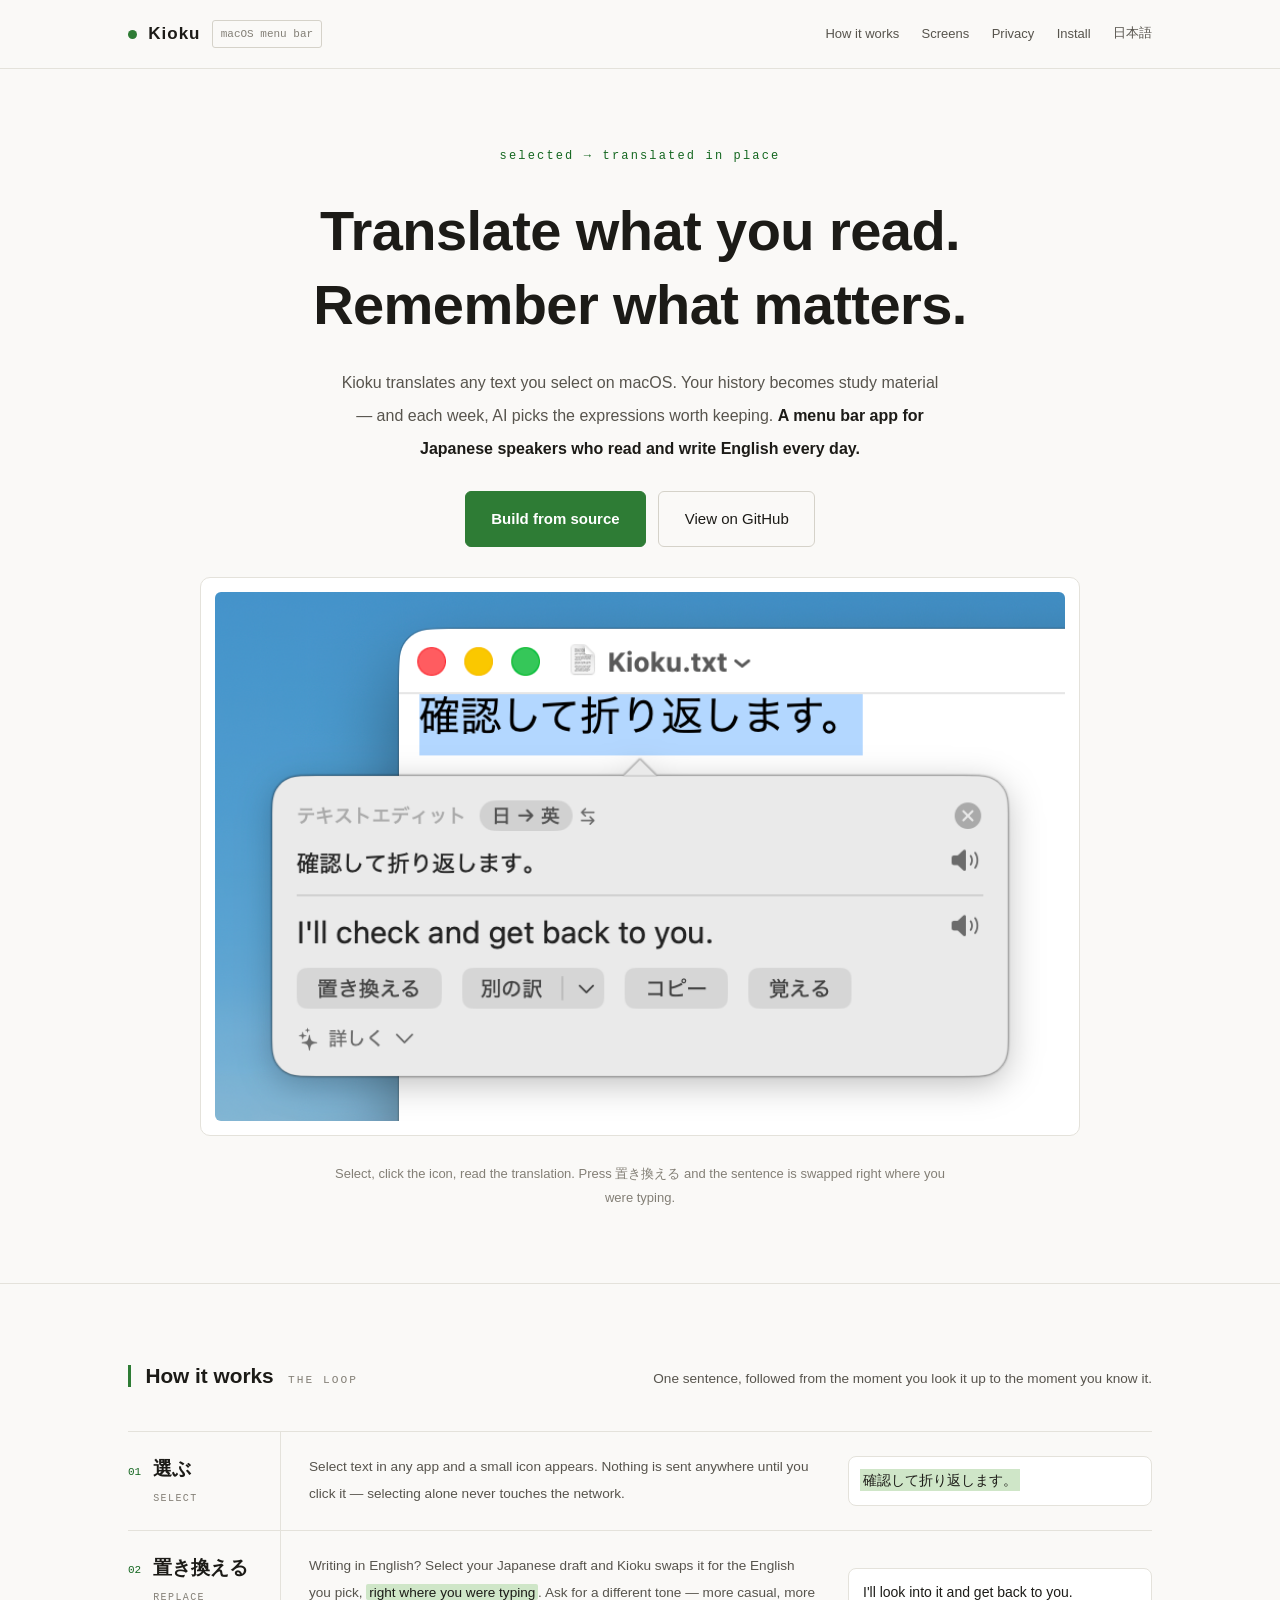
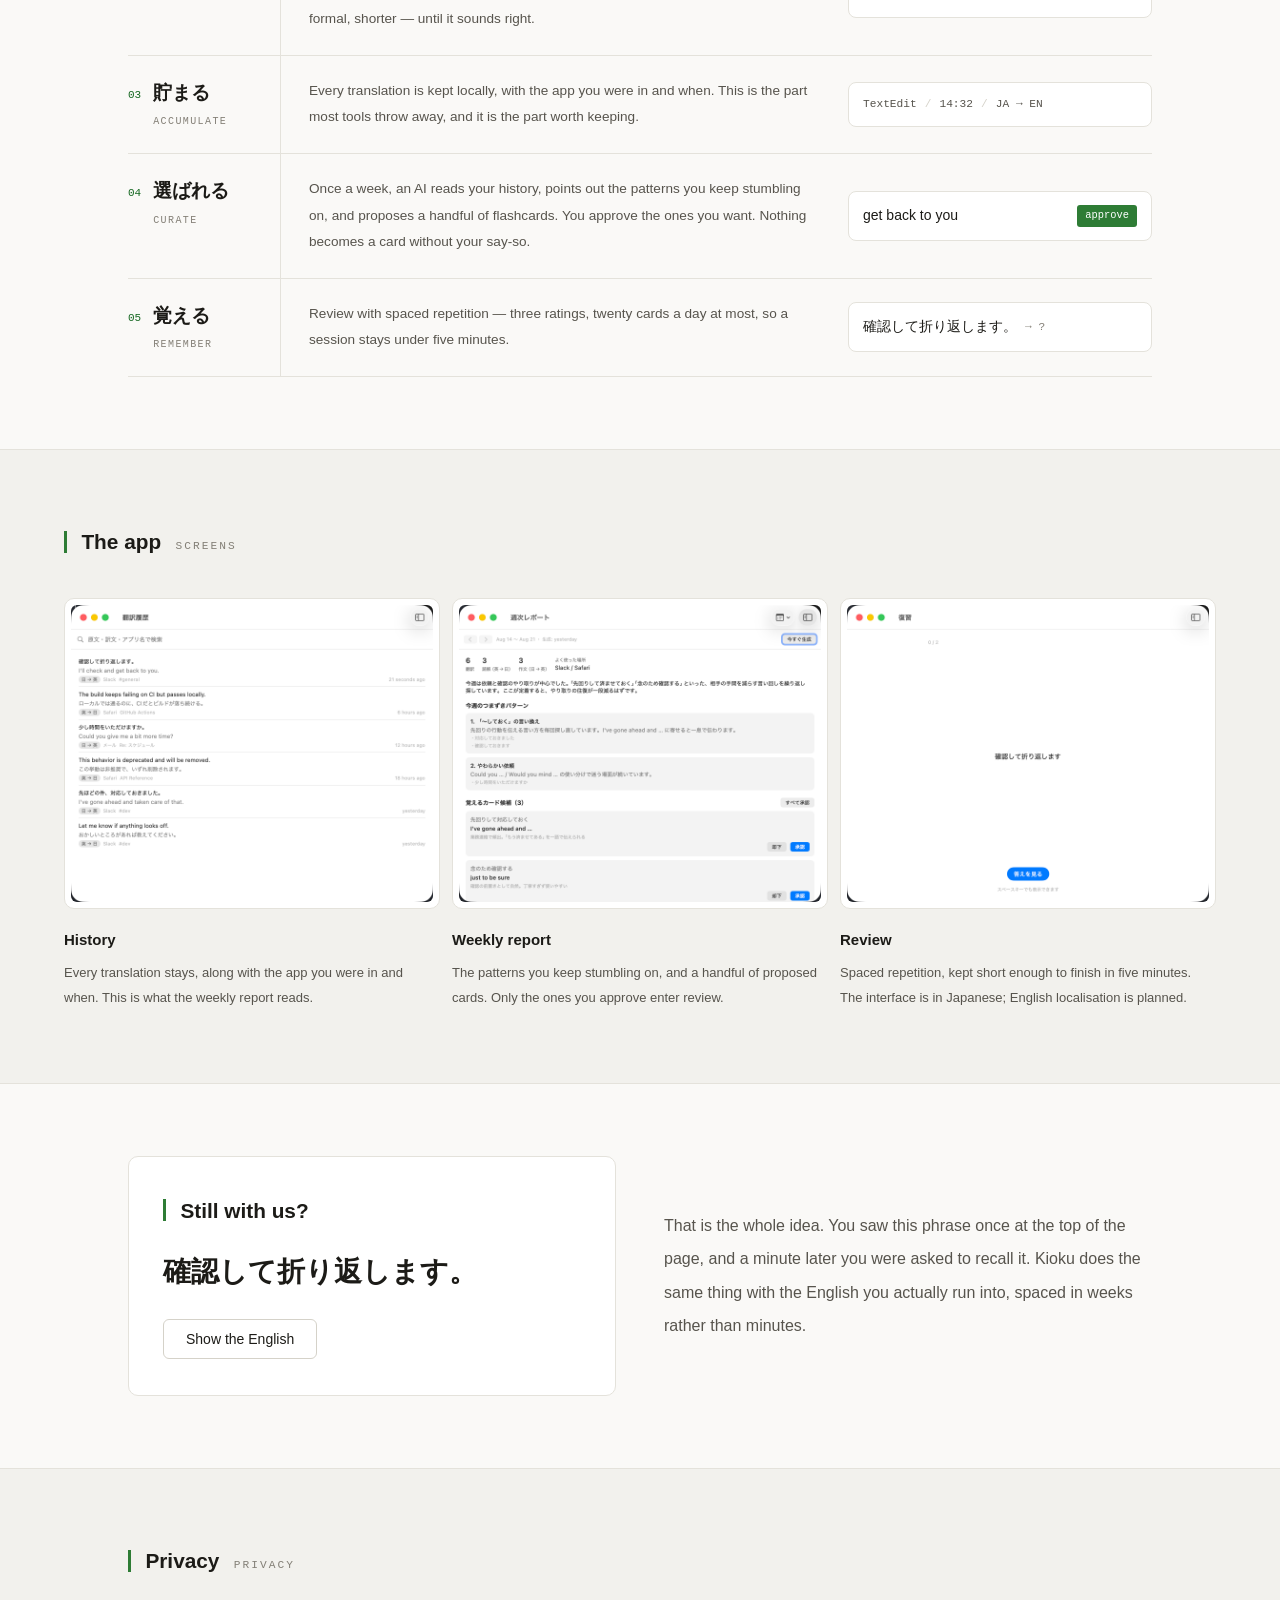
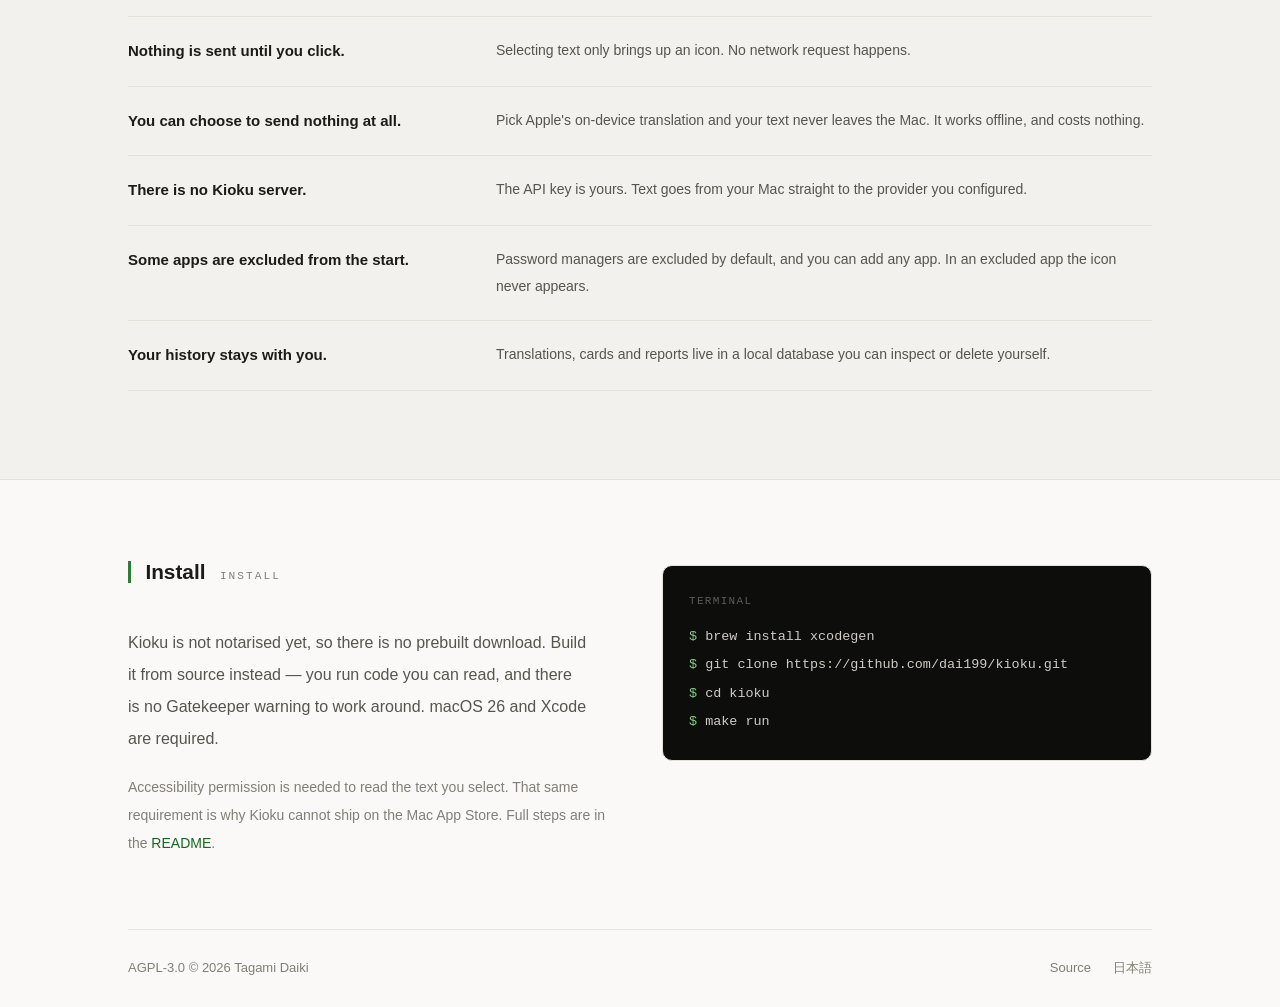
<file: sites/index.html>
<!doctype html>
<html lang="en">
<head>
<meta charset="utf-8">
<meta name="viewport" content="width=device-width, initial-scale=1">
<title>Kioku — Translate what you read. Remember what matters.</title>
<meta name="description" content="Translate any text you select on macOS. Your history becomes study material — and each week, AI picks the expressions worth keeping.">
<link rel="alternate" hreflang="en" href="https://kioku.tagamidaiki.com/">
<link rel="alternate" hreflang="ja" href="https://kioku.tagamidaiki.com/ja/">
<link rel="alternate" hreflang="x-default" href="https://kioku.tagamidaiki.com/">
<link rel="canonical" href="https://kioku.tagamidaiki.com/">

<link rel="icon" href="/favicon.ico" sizes="32x32">
<link rel="apple-touch-icon" href="/apple-touch-icon.png">
<link rel="manifest" href="/site.webmanifest">
<meta name="theme-color" content="#faf9f7" media="(prefers-color-scheme: light)">
<meta name="theme-color" content="#131311" media="(prefers-color-scheme: dark)">

<meta property="og:type" content="website">
<meta property="og:site_name" content="Kioku">
<meta property="og:url" content="https://kioku.tagamidaiki.com/">
<meta property="og:title" content="Kioku — Translate what you read. Remember what matters.">
<meta property="og:description" content="Translate any text you select on macOS. Your history becomes study material — and each week, AI picks the expressions worth keeping.">
<meta property="og:locale" content="en_US">
<meta property="og:locale:alternate" content="ja_JP">
<meta property="og:image" content="https://kioku.tagamidaiki.com/og.png">
<meta property="og:image:width" content="1200">
<meta property="og:image:height" content="630">
<meta property="og:image:alt" content="Kioku — the app icon, its name, and the line: translate what you read, remember what matters.">
<meta name="twitter:card" content="summary_large_image">

<link rel="stylesheet" href="./style.css">
</head>
<body>

<header class="topbar">
  <div class="wrap top">
    <div class="brand">
      <span class="brand-name">Kioku</span>
      <span class="chip">macOS menu bar</span>
    </div>
    <nav class="top-links">
      <a href="#loop">How it works</a>
      <a href="#screens">Screens</a>
      <a href="#privacy">Privacy</a>
      <a href="#install">Install</a>
      <a class="lang" href="./ja/">日本語</a>
    </nav>
  </div>
</header>

<main>
  <section class="wrap hero">
    <p class="eyebrow">selected → translated in place</p>
    <h1 class="hero-title">Translate what you read.<br>Remember what matters.</h1>
    <p class="lede">
      Kioku translates any text you select on macOS. Your history becomes study
      material — and each week, AI picks the expressions worth keeping.
      <strong>A menu bar app for Japanese speakers who read and write English every day.</strong>
    </p>
    <div class="actions">
      <a class="btn btn-primary" href="#install">Build from source</a>
      <a class="btn" href="https://github.com/dai199/kioku">View on GitHub</a>
    </div>
    <div class="frame">
      <img src="./images/popup-light.png" width="832" height="518"
           alt="A popup under a Japanese sentence selected in TextEdit, showing the English translation and a replace button">
    </div>
    <p class="shot-caption">
      Select, click the icon, read the translation. Press 置き換える and the
      sentence is swapped right where you were typing.
    </p>
  </section>

  <section class="section" id="loop">
    <div class="wrap">
      <div class="section-head">
        <h2 class="section-title">How it works</h2>
        <span class="label">The loop</span>
        <p class="section-note">One sentence, followed from the moment you look it up to the moment you know it.</p>
      </div>

      <div class="steps">
        <div class="step">
          <div class="step-name">
            <span class="step-no">01</span>
            <span><span class="step-word">選ぶ</span><span class="step-gloss">Select</span></span>
          </div>
          <p class="step-body">
            Select text in any app and a small icon appears. Nothing is sent anywhere
            until you click it — selecting alone never touches the network.
          </p>
          <div class="step-trace">
            <div class="trace"><mark>確認して折り返します。</mark></div>
          </div>
        </div>

        <div class="step">
          <div class="step-name">
            <span class="step-no">02</span>
            <span><span class="step-word">置き換える</span><span class="step-gloss">Replace</span></span>
          </div>
          <p class="step-body">
            Writing in English? Select your Japanese draft and Kioku swaps it for the
            English you pick, <em>right where you were typing</em>. Ask for a different
            tone — more casual, more formal, shorter — until it sounds right.
          </p>
          <div class="step-trace">
            <div class="trace">I'll look into it and get back to you.</div>
          </div>
        </div>

        <div class="step">
          <div class="step-name">
            <span class="step-no">03</span>
            <span><span class="step-word">貯まる</span><span class="step-gloss">Accumulate</span></span>
          </div>
          <p class="step-body">
            Every translation is kept locally, with the app you were in and when.
            This is the part most tools throw away, and it is the part worth keeping.
          </p>
          <div class="step-trace">
            <div class="trace trace-meta">
              <span>TextEdit</span><span aria-hidden="true">/</span>
              <span>14:32</span><span aria-hidden="true">/</span>
              <span>JA → EN</span>
            </div>
          </div>
        </div>

        <div class="step">
          <div class="step-name">
            <span class="step-no">04</span>
            <span><span class="step-word">選ばれる</span><span class="step-gloss">Curate</span></span>
          </div>
          <p class="step-body">
            Once a week, an AI reads your history, points out the patterns you keep
            stumbling on, and proposes a handful of flashcards. You approve the ones
            you want. Nothing becomes a card without your say-so.
          </p>
          <div class="step-trace">
            <div class="trace trace-approve">
              <span>get back to you</span>
              <span class="tag">approve</span>
            </div>
          </div>
        </div>

        <div class="step">
          <div class="step-name">
            <span class="step-no">05</span>
            <span><span class="step-word">覚える</span><span class="step-gloss">Remember</span></span>
          </div>
          <p class="step-body">
            Review with spaced repetition — three ratings, twenty cards a day at
            most, so a session stays under five minutes.
          </p>
          <div class="step-trace">
            <div class="trace trace-quiz">
              <span>確認して折り返します。</span>
              <span class="mono">→ ?</span>
            </div>
          </div>
        </div>
      </div>
    </div>
  </section>

  <section class="section band" id="screens">
    <div class="wrap wide">
      <div class="section-head">
        <h2 class="section-title">The app</h2>
        <span class="label">Screens</span>
      </div>

      <div class="screens">
        <figure class="screen">
          <div class="frame">
            <img src="./images/history-light.png" width="1520" height="1248" loading="lazy"
                 alt="The translation history list: source and translation, each tagged with direction, app and time">
          </div>
          <figcaption>
            <strong>History</strong>Every translation stays, along with the app you were in and when. This is what the weekly report reads.
          </figcaption>
        </figure>

        <figure class="screen">
          <div class="frame">
            <img src="./images/report-light.png" width="1520" height="1248" loading="lazy"
                 alt="The weekly report: patterns you keep stumbling on, followed by proposed flashcards">
          </div>
          <figcaption>
            <strong>Weekly report</strong>The patterns you keep stumbling on, and a handful of proposed cards. Only the ones you approve enter review.
          </figcaption>
        </figure>

        <figure class="screen">
          <div class="frame">
            <img src="./images/review-light.png" width="1520" height="1248" loading="lazy"
                 alt="The review screen: a Japanese prompt with a button to show the English">
          </div>
          <figcaption>
            <strong>Review</strong>Spaced repetition, kept short enough to finish in five minutes. The interface is in Japanese; English localisation is planned.
          </figcaption>
        </figure>
      </div>
    </div>
  </section>

  <section class="section">
    <div class="wrap recall">
      <div class="recall-card">
        <div class="section-head">
          <h2 class="section-title">Still with us?</h2>
        </div>
        <p class="recall-front">確認して折り返します。</p>
        <div class="recall-slot">
          <button class="recall-btn" type="button" data-reveal>Show the English</button>
          <p class="recall-back" hidden data-answer>I'll look into it and get back to you.</p>
        </div>
      </div>
      <p class="recall-note">
        That is the whole idea. You saw this phrase once at the top of the page, and
        a minute later you were asked to recall it. Kioku does the same thing with
        the English you actually run into, spaced in weeks rather than minutes.
      </p>
    </div>
  </section>

  <section class="section band" id="privacy">
    <div class="wrap">
      <div class="section-head">
        <h2 class="section-title">Privacy</h2>
        <span class="label">Privacy</span>
      </div>

      <dl class="privacy">
        <div class="privacy-row">
          <dt>Nothing is sent until you click.</dt>
          <dd>Selecting text only brings up an icon. No network request happens.</dd>
        </div>
        <div class="privacy-row">
          <dt>You can choose to send nothing at all.</dt>
          <dd>Pick Apple's on-device translation and your text never leaves the Mac. It works offline, and costs nothing.</dd>
        </div>
        <div class="privacy-row">
          <dt>There is no Kioku server.</dt>
          <dd>The API key is yours. Text goes from your Mac straight to the provider you configured.</dd>
        </div>
        <div class="privacy-row">
          <dt>Some apps are excluded from the start.</dt>
          <dd>Password managers are excluded by default, and you can add any app. In an excluded app the icon never appears.</dd>
        </div>
        <div class="privacy-row">
          <dt>Your history stays with you.</dt>
          <dd>Translations, cards and reports live in a local database you can inspect or delete yourself.</dd>
        </div>
      </dl>
    </div>
  </section>

  <section class="section" id="install">
    <div class="wrap install">
      <div>
        <div class="section-head">
          <h2 class="section-title">Install</h2>
          <span class="label">Install</span>
        </div>
        <p>
          Kioku is not notarised yet, so there is no prebuilt download. Build it from
          source instead — you run code you can read, and there is no Gatekeeper
          warning to work around. macOS 26 and Xcode are required.
        </p>
        <p>
          Accessibility permission is needed to read the text you select. That same
          requirement is why Kioku cannot ship on the Mac App Store. Full steps are in the
          <a href="https://github.com/dai199/kioku/blob/main/README.md">README</a>.
        </p>
      </div>
      <pre class="terminal"><span class="terminal-label">TERMINAL</span><code>brew install xcodegen</code><code>git clone https://github.com/dai199/kioku.git</code><code>cd kioku</code><code>make run</code></pre>
    </div>
  </section>
</main>

<footer class="wrap foot">
  <span>AGPL-3.0 © 2026 Tagami Daiki</span>
  <span class="foot-links">
    <a href="https://github.com/dai199/kioku">Source</a>
    <a href="./ja/">日本語</a>
  </span>
</footer>

<script src="./script.js" defer></script>
</body>
</html>
</file>
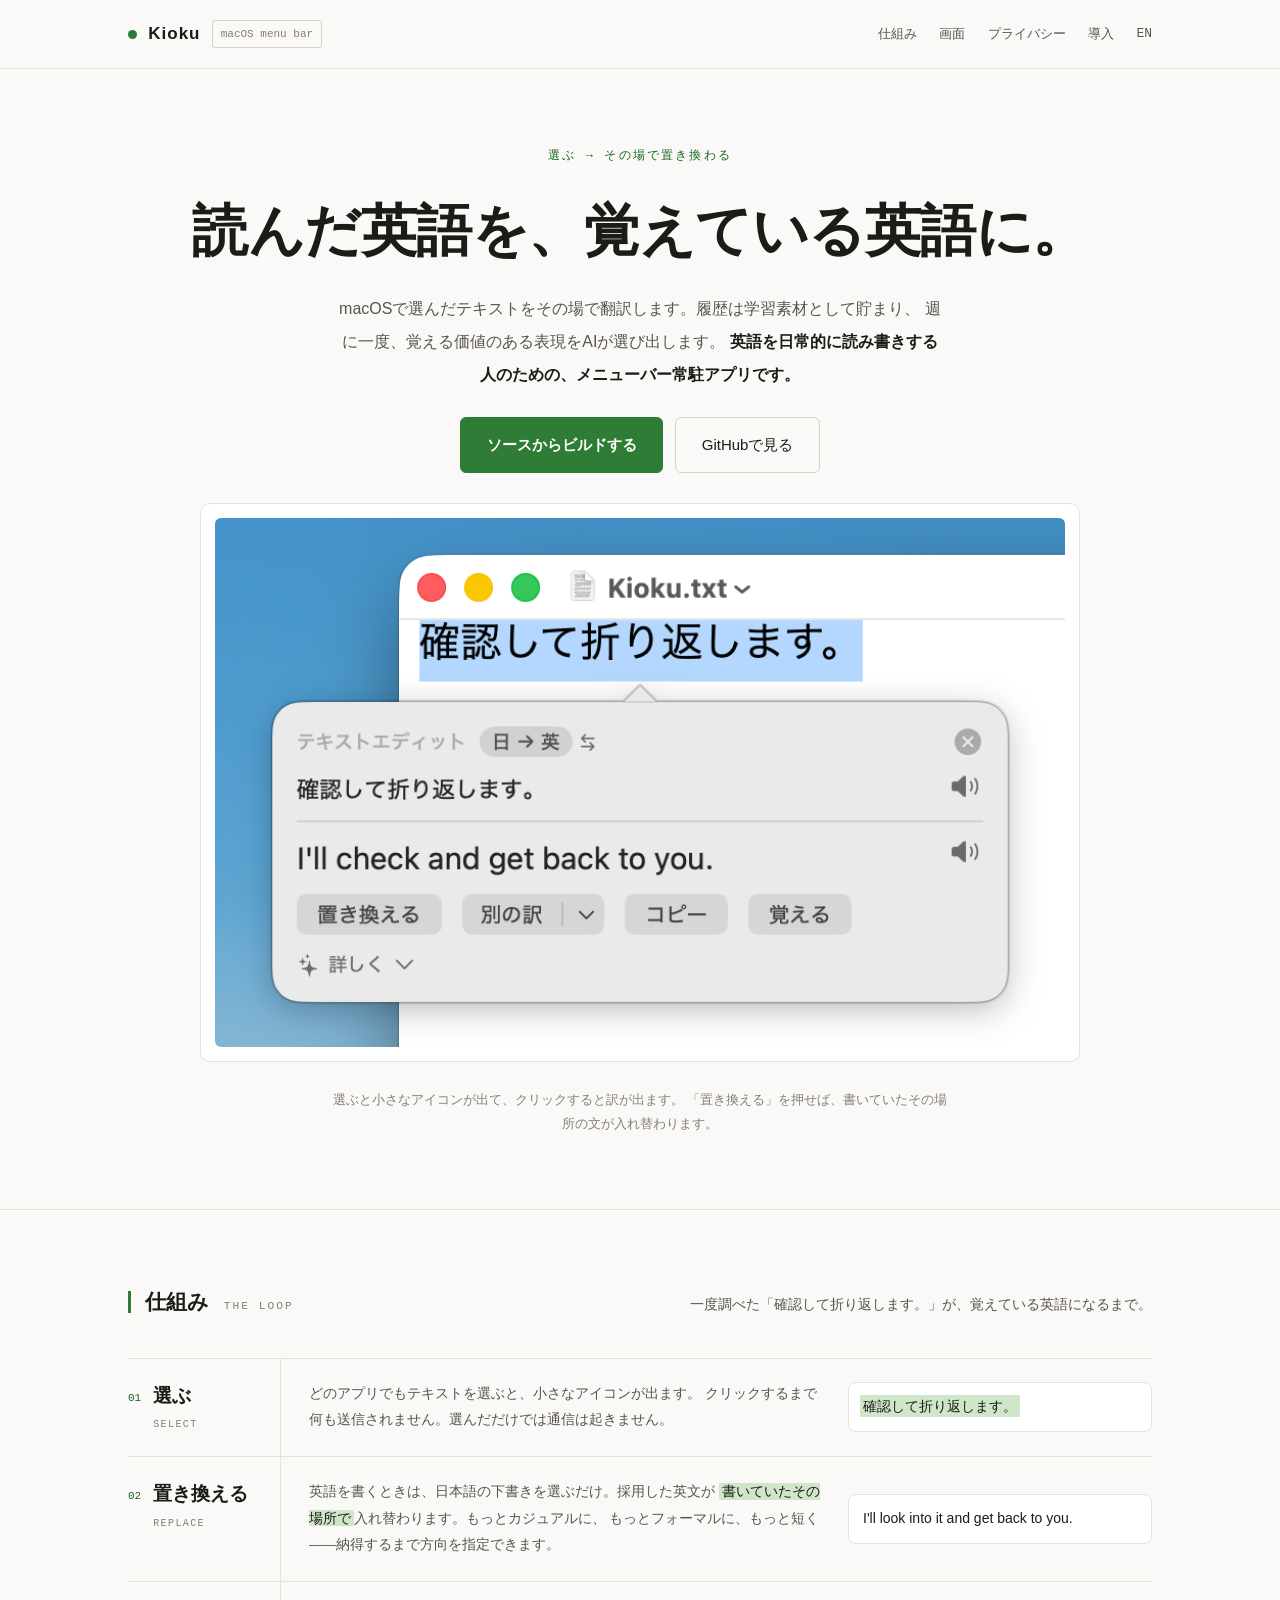
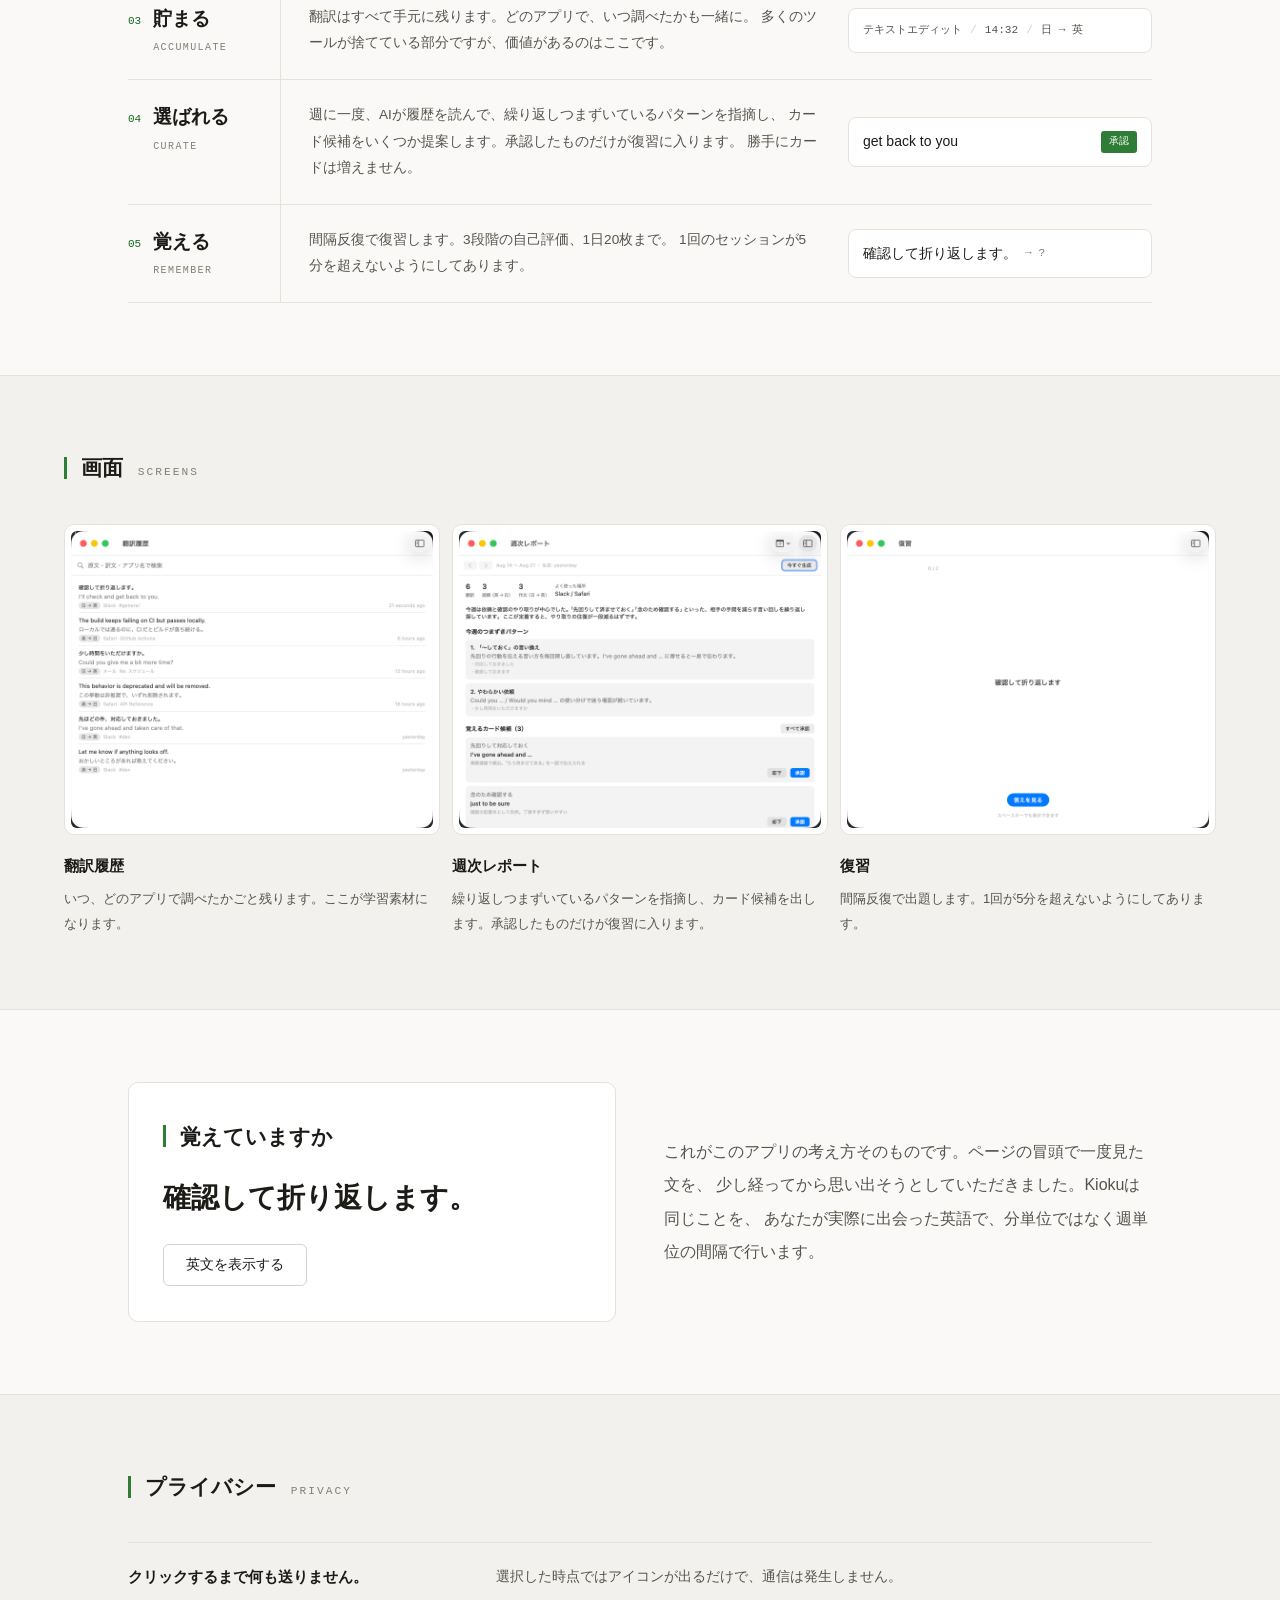
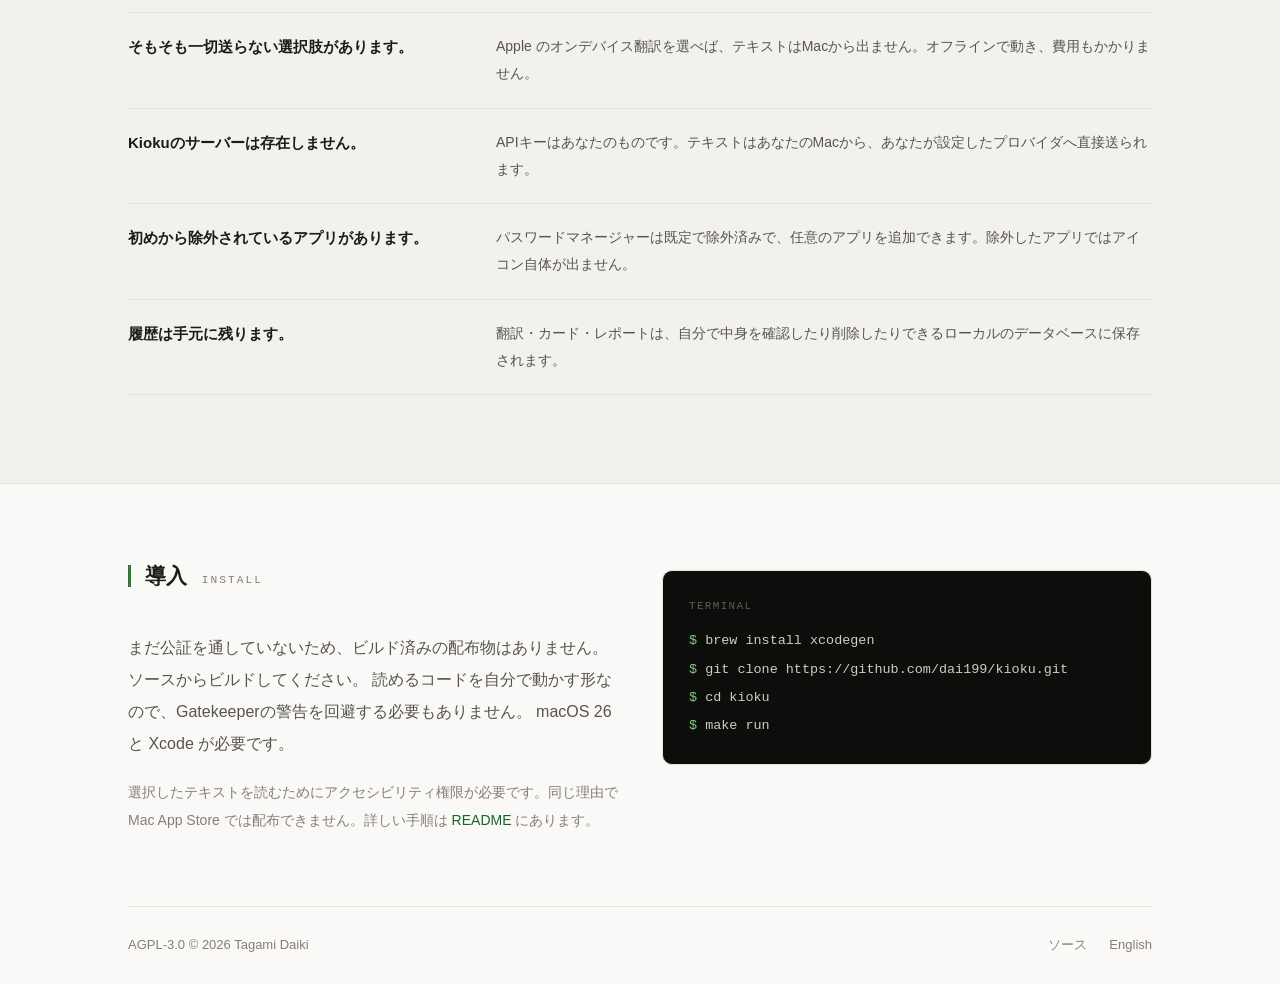
<file: sites/ja/index.html>
<!doctype html>
<html lang="ja">
<head>
<meta charset="utf-8">
<meta name="viewport" content="width=device-width, initial-scale=1">
<title>Kioku — 読んだ英語を、覚えている英語に。</title>
<meta name="description" content="macOSで選んだテキストをその場で翻訳します。履歴は学習素材として貯まり、週に一度、覚える価値のある表現をAIが選び出します。">
<link rel="alternate" hreflang="en" href="https://kioku.tagamidaiki.com/">
<link rel="alternate" hreflang="ja" href="https://kioku.tagamidaiki.com/ja/">
<link rel="alternate" hreflang="x-default" href="https://kioku.tagamidaiki.com/">
<link rel="canonical" href="https://kioku.tagamidaiki.com/ja/">

<link rel="icon" href="/favicon.ico" sizes="32x32">
<link rel="apple-touch-icon" href="/apple-touch-icon.png">
<link rel="manifest" href="/site.webmanifest">
<meta name="theme-color" content="#faf9f7" media="(prefers-color-scheme: light)">
<meta name="theme-color" content="#131311" media="(prefers-color-scheme: dark)">

<meta property="og:type" content="website">
<meta property="og:site_name" content="Kioku">
<meta property="og:url" content="https://kioku.tagamidaiki.com/ja/">
<meta property="og:title" content="Kioku — 読んだ英語を、覚えている英語に。">
<meta property="og:description" content="macOSで選んだテキストをその場で翻訳します。履歴は学習素材として貯まり、週に一度、覚える価値のある表現をAIが選び出します。">
<meta property="og:locale" content="ja_JP">
<meta property="og:locale:alternate" content="en_US">
<meta property="og:image" content="https://kioku.tagamidaiki.com/og-ja.png">
<meta property="og:image:width" content="1200">
<meta property="og:image:height" content="630">
<meta property="og:image:alt" content="Kiokuのアイコンと名前、そして「読んだ英語を、覚えている英語に。」の一行">
<meta name="twitter:card" content="summary_large_image">

<link rel="stylesheet" href="../style.css">
</head>
<body>

<header class="topbar">
  <div class="wrap top">
    <div class="brand">
      <span class="brand-name">Kioku</span>
      <span class="chip">macOS menu bar</span>
    </div>
    <nav class="top-links">
      <a href="#loop">仕組み</a>
      <a href="#screens">画面</a>
      <a href="#privacy">プライバシー</a>
      <a href="#install">導入</a>
      <a class="lang" href="../">EN</a>
    </nav>
  </div>
</header>

<main>
  <section class="wrap hero">
    <p class="eyebrow">選ぶ → その場で置き換わる</p>
    <h1 class="hero-title">読んだ英語を、覚えている英語に。</h1>
    <p class="lede">
      macOSで選んだテキストをその場で翻訳します。履歴は学習素材として貯まり、
      週に一度、覚える価値のある表現をAIが選び出します。
      <strong>英語を日常的に読み書きする人のための、メニューバー常駐アプリです。</strong>
    </p>
    <div class="actions">
      <a class="btn btn-primary" href="#install">ソースからビルドする</a>
      <a class="btn" href="https://github.com/dai199/kioku">GitHubで見る</a>
    </div>
    <div class="frame">
      <img src="../images/popup-light.png" width="832" height="518"
           alt="テキストエディットで選んだ日本語の下に、英訳と「置き換える」ボタンを出しているポップアップ">
    </div>
    <p class="shot-caption">
      選ぶと小さなアイコンが出て、クリックすると訳が出ます。
      「置き換える」を押せば、書いていたその場所の文が入れ替わります。
    </p>
  </section>

  <section class="section" id="loop">
    <div class="wrap">
      <div class="section-head">
        <h2 class="section-title">仕組み</h2>
        <span class="label">The loop</span>
        <p class="section-note">一度調べた「確認して折り返します。」が、覚えている英語になるまで。</p>
      </div>

      <div class="steps">
        <div class="step">
          <div class="step-name">
            <span class="step-no">01</span>
            <span><span class="step-word">選ぶ</span><span class="step-gloss">Select</span></span>
          </div>
          <p class="step-body">
            どのアプリでもテキストを選ぶと、小さなアイコンが出ます。
            クリックするまで何も送信されません。選んだだけでは通信は起きません。
          </p>
          <div class="step-trace">
            <div class="trace"><mark>確認して折り返します。</mark></div>
          </div>
        </div>

        <div class="step">
          <div class="step-name">
            <span class="step-no">02</span>
            <span><span class="step-word">置き換える</span><span class="step-gloss">Replace</span></span>
          </div>
          <p class="step-body">
            英語を書くときは、日本語の下書きを選ぶだけ。採用した英文が
            <em>書いていたその場所で</em>入れ替わります。もっとカジュアルに、
            もっとフォーマルに、もっと短く——納得するまで方向を指定できます。
          </p>
          <div class="step-trace">
            <div class="trace">I'll look into it and get back to you.</div>
          </div>
        </div>

        <div class="step">
          <div class="step-name">
            <span class="step-no">03</span>
            <span><span class="step-word">貯まる</span><span class="step-gloss">Accumulate</span></span>
          </div>
          <p class="step-body">
            翻訳はすべて手元に残ります。どのアプリで、いつ調べたかも一緒に。
            多くのツールが捨てている部分ですが、価値があるのはここです。
          </p>
          <div class="step-trace">
            <div class="trace trace-meta">
              <span>テキストエディット</span><span aria-hidden="true">/</span>
              <span>14:32</span><span aria-hidden="true">/</span>
              <span>日 → 英</span>
            </div>
          </div>
        </div>

        <div class="step">
          <div class="step-name">
            <span class="step-no">04</span>
            <span><span class="step-word">選ばれる</span><span class="step-gloss">Curate</span></span>
          </div>
          <p class="step-body">
            週に一度、AIが履歴を読んで、繰り返しつまずいているパターンを指摘し、
            カード候補をいくつか提案します。承認したものだけが復習に入ります。
            勝手にカードは増えません。
          </p>
          <div class="step-trace">
            <div class="trace trace-approve">
              <span>get back to you</span>
              <span class="tag">承認</span>
            </div>
          </div>
        </div>

        <div class="step">
          <div class="step-name">
            <span class="step-no">05</span>
            <span><span class="step-word">覚える</span><span class="step-gloss">Remember</span></span>
          </div>
          <p class="step-body">
            間隔反復で復習します。3段階の自己評価、1日20枚まで。
            1回のセッションが5分を超えないようにしてあります。
          </p>
          <div class="step-trace">
            <div class="trace trace-quiz">
              <span>確認して折り返します。</span>
              <span class="mono">→ ?</span>
            </div>
          </div>
        </div>
      </div>
    </div>
  </section>

  <section class="section band" id="screens">
    <div class="wrap wide">
      <div class="section-head">
        <h2 class="section-title">画面</h2>
        <span class="label">Screens</span>
      </div>

      <div class="screens">
        <figure class="screen">
          <div class="frame">
            <img src="../images/history-light.png" width="1520" height="1248" loading="lazy"
                 alt="翻訳履歴の一覧。原文と訳文に、方向・アプリ名・調べた時刻が添えられている">
          </div>
          <figcaption>
            <strong>翻訳履歴</strong>いつ、どのアプリで調べたかごと残ります。ここが学習素材になります。
          </figcaption>
        </figure>

        <figure class="screen">
          <div class="frame">
            <img src="../images/report-light.png" width="1520" height="1248" loading="lazy"
                 alt="週次レポート。今週のつまずきパターンと、覚えるカードの候補が並んでいる">
          </div>
          <figcaption>
            <strong>週次レポート</strong>繰り返しつまずいているパターンを指摘し、カード候補を出します。承認したものだけが復習に入ります。
          </figcaption>
        </figure>

        <figure class="screen">
          <div class="frame">
            <img src="../images/review-light.png" width="1520" height="1248" loading="lazy"
                 alt="復習画面。日本語の問いが出ていて、答えを表示するボタンがある">
          </div>
          <figcaption>
            <strong>復習</strong>間隔反復で出題します。1回が5分を超えないようにしてあります。
          </figcaption>
        </figure>
      </div>
    </div>
  </section>

  <section class="section">
    <div class="wrap recall">
      <div class="recall-card">
        <div class="section-head">
          <h2 class="section-title">覚えていますか</h2>
        </div>
        <p class="recall-front">確認して折り返します。</p>
        <div class="recall-slot">
          <button class="recall-btn" type="button" data-reveal>英文を表示する</button>
          <p class="recall-back" hidden data-answer>I'll look into it and get back to you.</p>
        </div>
      </div>
      <p class="recall-note">
        これがこのアプリの考え方そのものです。ページの冒頭で一度見た文を、
        少し経ってから思い出そうとしていただきました。Kiokuは同じことを、
        あなたが実際に出会った英語で、分単位ではなく週単位の間隔で行います。
      </p>
    </div>
  </section>

  <section class="section band" id="privacy">
    <div class="wrap">
      <div class="section-head">
        <h2 class="section-title">プライバシー</h2>
        <span class="label">Privacy</span>
      </div>

      <dl class="privacy">
        <div class="privacy-row">
          <dt>クリックするまで何も送りません。</dt>
          <dd>選択した時点ではアイコンが出るだけで、通信は発生しません。</dd>
        </div>
        <div class="privacy-row">
          <dt>そもそも一切送らない選択肢があります。</dt>
          <dd>Apple のオンデバイス翻訳を選べば、テキストはMacから出ません。オフラインで動き、費用もかかりません。</dd>
        </div>
        <div class="privacy-row">
          <dt>Kiokuのサーバーは存在しません。</dt>
          <dd>APIキーはあなたのものです。テキストはあなたのMacから、あなたが設定したプロバイダへ直接送られます。</dd>
        </div>
        <div class="privacy-row">
          <dt>初めから除外されているアプリがあります。</dt>
          <dd>パスワードマネージャーは既定で除外済みで、任意のアプリを追加できます。除外したアプリではアイコン自体が出ません。</dd>
        </div>
        <div class="privacy-row">
          <dt>履歴は手元に残ります。</dt>
          <dd>翻訳・カード・レポートは、自分で中身を確認したり削除したりできるローカルのデータベースに保存されます。</dd>
        </div>
      </dl>
    </div>
  </section>

  <section class="section" id="install">
    <div class="wrap install">
      <div>
        <div class="section-head">
          <h2 class="section-title">導入</h2>
          <span class="label">Install</span>
        </div>
        <p>
          まだ公証を通していないため、ビルド済みの配布物はありません。ソースからビルドしてください。
          読めるコードを自分で動かす形なので、Gatekeeperの警告を回避する必要もありません。
          macOS 26 と Xcode が必要です。
        </p>
        <p>
          選択したテキストを読むためにアクセシビリティ権限が必要です。同じ理由で
          Mac App Store では配布できません。詳しい手順は
          <a href="https://github.com/dai199/kioku/blob/main/README.ja.md">README</a> にあります。
        </p>
      </div>
      <pre class="terminal"><span class="terminal-label">TERMINAL</span><code>brew install xcodegen</code><code>git clone https://github.com/dai199/kioku.git</code><code>cd kioku</code><code>make run</code></pre>
    </div>
  </section>
</main>

<footer class="wrap foot">
  <span>AGPL-3.0 © 2026 Tagami Daiki</span>
  <span class="foot-links">
    <a href="https://github.com/dai199/kioku">ソース</a>
    <a href="../">English</a>
  </span>
</footer>

<script src="../script.js" defer></script>
</body>
</html>
</file>
<file: sites/style.css>
/* Kioku — 紹介サイト
   地の文はシステムUIフォント。アプリ自体がmacOSに溶け込む設計なので、
   サイトも同じ地の文で立てる。日英が同じ行に並ぶため、欧文だけ別書体にすると噛み合わない。
   ダークを基本に組み、ライト設定の閲覧者向けに同じ構造で色だけ差し替える。 */

:root {
  --bg: #131311;
  --band: #171714;       /* 節ごとに地を一段落とす */
  --card: #1a1a17;
  --rule: #262622;
  --rule-strong: #34342e;
  --ink: #eceae4;
  --muted: #a09d95;
  --faint: #7d7b74;
  --accent: oklch(0.78 0.13 145);
  --accent-hover: oklch(0.84 0.13 145);
  --accent-text: oklch(0.86 0.09 145);
  --on-accent: #0f120e;
  --mark: #2c3a2b;       /* 追跡している一文のハイライト。選択そのものを描く色 */

  --sans: -apple-system, BlinkMacSystemFont, "Hiragino Kaku Gothic ProN",
    "Noto Sans JP", "Yu Gothic", sans-serif;
  --mono: ui-monospace, SFMono-Regular, "SF Mono", Menlo, monospace;

  --wrap: 64rem;
  --pad: clamp(1.25rem, 5vw, 4rem);
  --gap: clamp(3.5rem, 7vw, 4.5rem);
}

@media (prefers-color-scheme: light) {
  :root {
    --bg: #faf9f7;
    --band: #f2f1ed;
    --card: #ffffff;
    --rule: #e4e2db;
    --rule-strong: #d5d2c9;
    --ink: #1c1b17;
    --muted: #57544d;
    --faint: #837f76;
    --accent: oklch(0.52 0.13 145);
    --accent-hover: oklch(0.45 0.13 145);
    --accent-text: oklch(0.45 0.13 145);
    --on-accent: #ffffff;
    --mark: #cfe6c8;
  }
}

*, *::before, *::after { box-sizing: border-box; }

html { -webkit-text-size-adjust: 100%; }

body {
  margin: 0;
  background: var(--bg);
  color: var(--ink);
  font-family: var(--sans);
  font-size: 16px;
  line-height: 1.9;
  -webkit-font-smoothing: antialiased;
  font-feature-settings: "palt" 1;   /* 日本語の詰め */
}

::selection { background: var(--mark); color: var(--ink); }

a { color: inherit; text-decoration: none; }

img { display: block; width: 100%; height: auto; }

/* figureの既定マージンは左右40px。列に入れると絵がその分だけ小さくなる */
figure { margin: 0; }

.wrap {
  width: min(100% - (var(--pad) * 2), var(--wrap));
  margin-inline: auto;
}

/* ── 節の見出し。緑の細い縦棒＋和名＋英字ラベル ── */
.section { padding: var(--gap) 0; border-top: 1px solid var(--rule); }
.section.band { background: var(--band); }

.section-head {
  display: flex;
  flex-wrap: wrap;
  align-items: baseline;
  gap: 0.5rem 0.9rem;
  margin-bottom: clamp(1.75rem, 4vw, 2.25rem);
}

.section-head::before {
  content: "";
  width: 3px;
  align-self: center;
  height: 1.375rem;
  background: var(--accent);
}

.section-title { font-size: 1.3rem; font-weight: 700; margin: 0; }

.label {
  font-family: var(--mono);
  font-size: 0.7rem;
  letter-spacing: 0.18em;
  text-transform: uppercase;
  color: var(--faint);
}

.section-note { margin: 0 0 0 auto; font-size: 0.85rem; color: var(--muted); }

/* ── ヘッダ ── */
.topbar { border-bottom: 1px solid var(--rule); }

.top {
  display: flex;
  flex-wrap: wrap;
  justify-content: space-between;
  align-items: center;
  gap: 0.75rem 1rem;
  padding: 1.125rem 0;
}

.brand { display: flex; align-items: center; gap: 0.7rem; }

/* メニューバーに常駐していることを、丸ひとつで示す */
.brand::before {
  content: "";
  width: 9px;
  height: 9px;
  border-radius: 50%;
  background: var(--accent);
}

.brand-name { font-size: 1.0625rem; font-weight: 700; letter-spacing: 0.06em; }

.chip {
  font-family: var(--mono);
  font-size: 0.6875rem;
  color: var(--faint);
  border: 1px solid var(--rule-strong);
  border-radius: 3px;
  padding: 0.15rem 0.5rem;
  white-space: nowrap;
}

.top-links {
  display: flex;
  flex-wrap: wrap;
  gap: 0.6rem 1.4rem;
  font-size: 0.8125rem;
  color: var(--muted);
}

.top-links a:hover { color: var(--ink); }
.top-links .lang { font-family: var(--mono); }

/* ── ヒーロー ── */
.hero {
  display: flex;
  flex-direction: column;
  align-items: center;
  text-align: center;
  gap: 1.6rem;
  padding: clamp(3rem, 8vw, 4.75rem) 0 var(--gap);
}

.eyebrow {
  font-family: var(--mono);
  font-size: 0.75rem;
  letter-spacing: 0.18em;
  color: var(--accent-text);
  margin: 0;
}

.hero-title {
  margin: 0;
  font-size: clamp(2rem, 5.5vw, 3.5rem);
  font-weight: 700;
  line-height: 1.32;
  letter-spacing: -0.01em;
  text-wrap: balance;
}

.lede {
  margin: 0;
  max-width: 38em;
  line-height: 2.05;
  color: var(--muted);
  text-wrap: pretty;
}

.lede strong { color: var(--ink); font-weight: 700; }

.actions { display: flex; flex-wrap: wrap; justify-content: center; gap: 0.75rem; }

.btn {
  font-size: 0.9375rem;
  padding: 0.8rem 1.6rem;
  border-radius: 6px;
  border: 1px solid var(--rule-strong);
  color: var(--ink);
}

.btn:hover { border-color: var(--faint); }

.btn-primary {
  background: var(--accent);
  border-color: var(--accent);
  color: var(--on-accent);
  font-weight: 700;
}

.btn-primary:hover { background: var(--accent-hover); border-color: var(--accent-hover); }

/* ── 実物の画面。撮ったままを枠に収める ── */
.frame {
  border: 1px solid var(--rule);
  border-radius: 10px;
  background: var(--card);
  padding: 0.875rem;
}

.frame img { border-radius: 6px; }

.hero .frame { width: 100%; max-width: 55rem; margin-top: 0.25rem; }

.shot-caption {
  margin: 0;
  font-size: 0.8125rem;
  line-height: 1.9;
  color: var(--faint);
  max-width: 48em;
}

/* ── 仕組み: 一文が追跡されていく様子を右の列に並べる ── */
.steps { border-top: 1px solid var(--rule); }

.step {
  display: grid;
  grid-template-columns: 9.5rem 1fr 19rem;
  border-bottom: 1px solid var(--rule);
}

.step-name { display: flex; align-items: flex-start; gap: 0.75rem; padding: 1.375rem 0; }

.step-no {
  font-family: var(--mono);
  font-size: 0.6875rem;
  color: var(--accent-text);
  padding-top: 0.45rem;
}

.step-word { font-size: 1.1875rem; font-weight: 700; line-height: 1.6; }

.step-gloss {
  display: block;
  font-family: var(--mono);
  font-size: 0.625rem;
  letter-spacing: 0.14em;
  text-transform: uppercase;
  color: var(--faint);
  margin-top: 0.2rem;
}

.step-body {
  margin: 0;
  padding: 1.375rem 1.75rem;
  border-left: 1px solid var(--rule);
  font-size: 0.85rem;
  line-height: 1.95;
  color: var(--muted);
}

.step-body em {
  font-style: normal;
  color: var(--ink);
  background: var(--mark);
  padding: 0.05em 0.2em;
  border-radius: 2px;
}

.step-trace { display: flex; align-items: center; padding: 1.375rem 0; }

/* 追跡している一文が、段ごとに姿を変えていく */
.trace {
  width: 100%;
  background: var(--card);
  border: 1px solid var(--rule);
  border-radius: 8px;
  padding: 0.75rem 0.875rem;
  font-size: 0.875rem;
  line-height: 1.7;
}

.trace mark {
  background: var(--mark);
  color: var(--ink);
  box-shadow: 0 0 0 3px var(--mark);
}

.trace-meta {
  display: flex;
  flex-wrap: wrap;
  gap: 0.5rem;
  font-family: var(--mono);
  font-size: 0.7rem;
  color: var(--muted);
}

.trace-meta span[aria-hidden] { color: var(--rule-strong); }

.trace-approve { display: flex; align-items: center; justify-content: space-between; gap: 0.6rem; }

.tag {
  font-family: var(--mono);
  font-size: 0.65rem;
  background: var(--accent);
  color: var(--on-accent);
  padding: 0.15rem 0.5rem;
  border-radius: 3px;
  white-space: nowrap;
}

.trace-quiz { display: flex; align-items: center; gap: 0.5rem; }
.trace-quiz .mono { font-family: var(--mono); font-size: 0.7rem; color: var(--faint); }

/* ── 画面 ── */

/* 3列だと1枚が小さいので、この帯だけ本文より広く取る */
.wrap.wide { --wrap: 76rem; }

.screens { display: grid; grid-template-columns: repeat(3, 1fr); gap: 0.75rem; }

/* 3列に並べると1枚が小さいので、枠の余白はここだけ詰めて絵を大きく取る */
.screens .frame { padding: 0.4rem; }

.screen { display: flex; flex-direction: column; gap: 1rem; }

.screen figcaption {
  font-size: 0.8125rem;
  line-height: 1.95;
  color: var(--muted);
}

.screen strong {
  display: block;
  color: var(--ink);
  font-size: 0.9375rem;
  margin-bottom: 0.35rem;
}

/* ── 想起の瞬間: 冒頭で一度見た文を、押したときだけ英語にする ── */
.recall { display: grid; grid-template-columns: 1fr 1fr; gap: 3rem; align-items: center; }

.recall-card {
  background: var(--card);
  border: 1px solid var(--rule);
  border-radius: 10px;
  padding: clamp(1.5rem, 4vw, 2.125rem);
}

.recall-card .section-head { margin-bottom: 1.25rem; }

.recall-front { font-size: 1.75rem; font-weight: 700; line-height: 1.6; margin: 0; }

.recall-slot { margin-top: 1.375rem; min-height: 2.75rem; display: flex; align-items: center; }

.recall-back {
  margin: 0;
  font-size: 1.25rem;
  line-height: 1.6;
  color: var(--accent-text);
}

.recall-btn {
  font-family: inherit;
  font-size: 0.875rem;
  color: var(--ink);
  background: none;
  border: 1px solid var(--rule-strong);
  border-radius: 6px;
  padding: 0.7rem 1.375rem;
  cursor: pointer;
}

.recall-btn:hover { border-color: var(--accent); }

.recall-note { margin: 0; line-height: 2.1; color: var(--muted); text-wrap: pretty; }

/* ── プライバシー ── */
.privacy { border-top: 1px solid var(--rule); }

.privacy-row {
  display: grid;
  grid-template-columns: 21rem 1fr;
  gap: 0.25rem 2rem;
  padding: 1.25rem 0;
  border-bottom: 1px solid var(--rule);
}

.privacy-row dt { font-size: 0.9375rem; font-weight: 700; }
.privacy-row dd { margin: 0; font-size: 0.875rem; line-height: 1.95; color: var(--muted); }

/* ── 導入 ── */
.install { display: grid; grid-template-columns: 1fr 1fr; gap: 2.75rem; }

.install p { margin: 0 0 1.125rem; line-height: 2; color: var(--muted); text-wrap: pretty; }
.install p:last-child { margin-bottom: 0; font-size: 0.875rem; color: var(--faint); }
.install a { color: var(--accent-text); }

/* ターミナルはライトでも暗いまま。実物がそうなので、ここだけは地に合わせない */
.terminal {
  align-self: start;
  background: #0d0d0c;
  border: 1px solid var(--rule);
  border-radius: 10px;
  padding: 1.5rem 1.625rem;
  font-family: var(--mono);
  font-size: 0.84rem;
  line-height: 2.1;
  color: #cfccc4;
  overflow-x: auto;
}

.terminal-label {
  display: block;
  font-size: 0.6875rem;
  letter-spacing: 0.12em;
  color: #5e5c56;
  margin-bottom: 0.6rem;
}

.terminal code { display: block; white-space: pre; }
.terminal code::before { content: "$ "; color: oklch(0.78 0.13 145); }

/* ── フッタ ── */
.foot {
  display: flex;
  flex-wrap: wrap;
  justify-content: space-between;
  gap: 0.75rem 1.5rem;
  padding: 1.625rem 0;
  border-top: 1px solid var(--rule);
  font-size: 0.8125rem;
  color: var(--faint);
}

.foot-links { display: flex; gap: 1.375rem; }
.foot a:hover { color: var(--ink); }

/* ── 狭い画面: 3列を積む ── */
@media (max-width: 60rem) {
  .step { grid-template-columns: 8.5rem 1fr; }
  .step-trace { grid-column: 1 / -1; padding-top: 0; }
  .screens { grid-template-columns: 1fr; }
  .recall, .install { grid-template-columns: 1fr; gap: 2rem; }
  .privacy-row { grid-template-columns: 1fr; }
  .section-note { margin-left: 0; flex-basis: 100%; }
}

@media (max-width: 40rem) {
  .step { grid-template-columns: 1fr; }
  .step-name { padding-bottom: 0; }
  .step-body { border-left: 0; padding: 0.5rem 0 1.375rem; }
  .step-trace { padding-bottom: 1.375rem; }
  .chip { display: none; }
}
</file>
